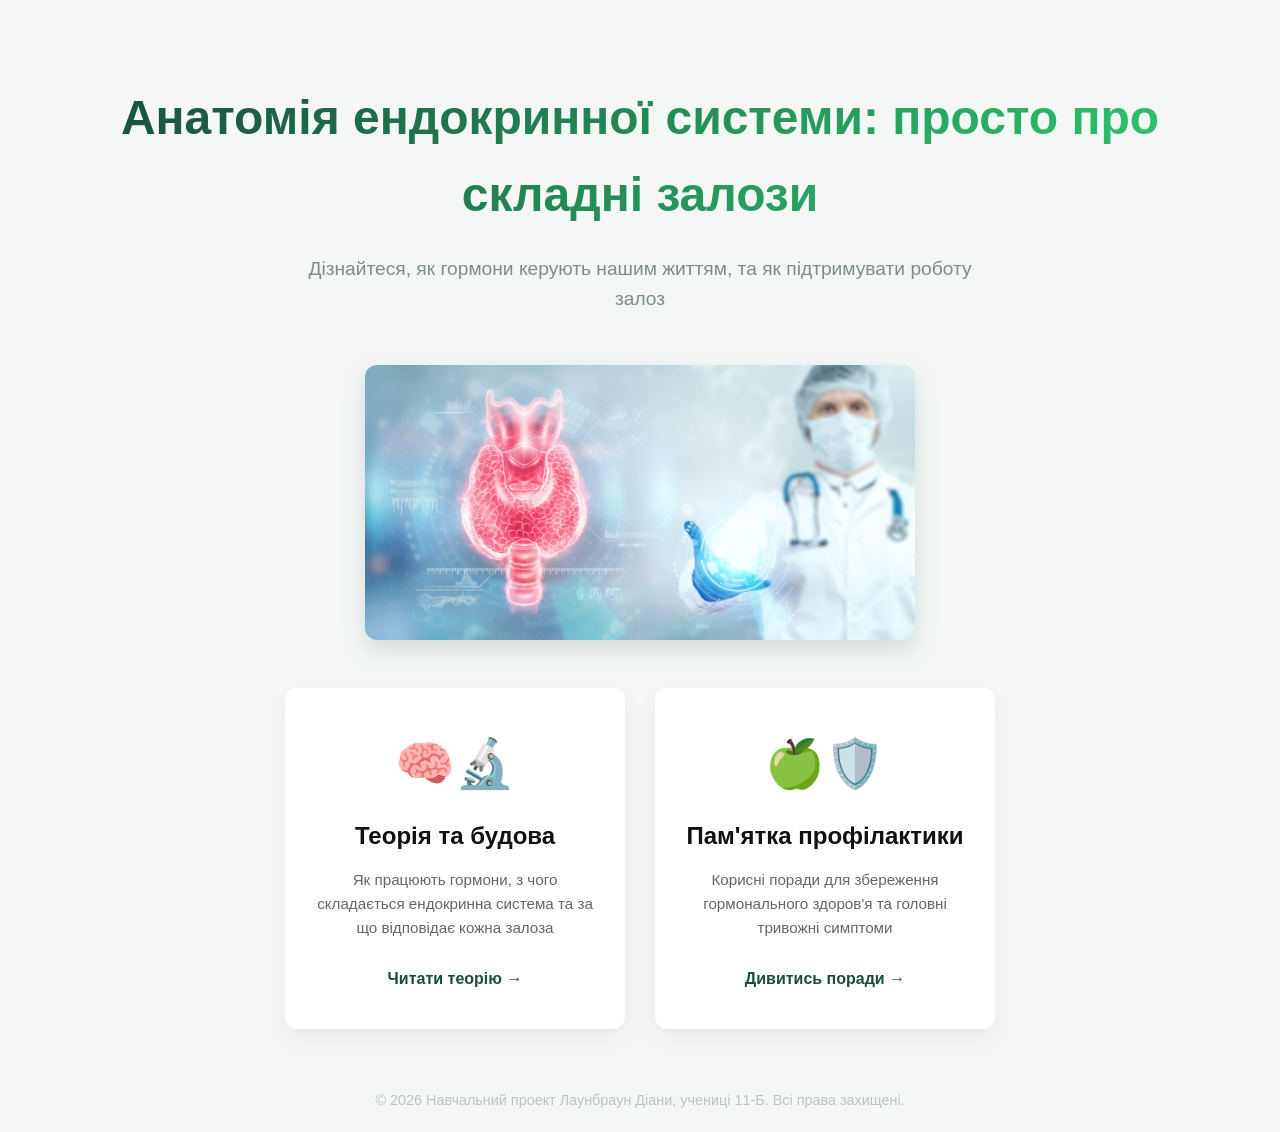
<file: index.html>
<!DOCTYPE html>
<html lang="uk">
<head>
    <meta charset="UTF-8">
    <meta name="viewport" content="width=device-width, initial-scale=1.0">
    <title>Ендокринна система людини</title>
    <link rel="stylesheet" href="style.css">
</head>
<body>

    <div class="container main-page">
        <header class="animate-fade">
            <h1 class="gradient-text">Анатомія ендокринної системи: просто про складні залози</h1>
            <p class="subtitle">Дізнайтеся, як гормони керують нашим життям, та як підтримувати роботу залоз</p>
            
            <div class="main-image-container">
                <img src="endocrine-scaled.jpg" alt="Ендокринна система" class="floating-img">
            </div>
        </header>

        <main class="navigation-grid">
            <a href="theory.html" class="nav-card card-theory">
                <div class="card-icon">🧠🔬</div>
                <h2>Теорія та будова</h2>
                <p>Як працюють гормони, з чого складається ендокринна система та за що відповідає кожна залоза</p>
                <span class="card-btn">Читати теорію &rarr;</span>
            </a>

            <a href="prevention.html" class="nav-card card-prevention">
                <div class="card-icon">🍏🛡️</div>
                <h2>Пам'ятка профілактики</h2>
                <p>Корисні поради для збереження гормонального здоров'я та головні тривожні симптоми</p>
                <span class="card-btn">Дивитись поради &rarr;</span>
            </a>
        </main>

        <footer>
            <p>&copy; 2026 Навчальний проект Лаунбраун Діани, учениці 11-Б. Всі права захищені.</p>
        </footer>
    </div>

</body>
</html>
</file>
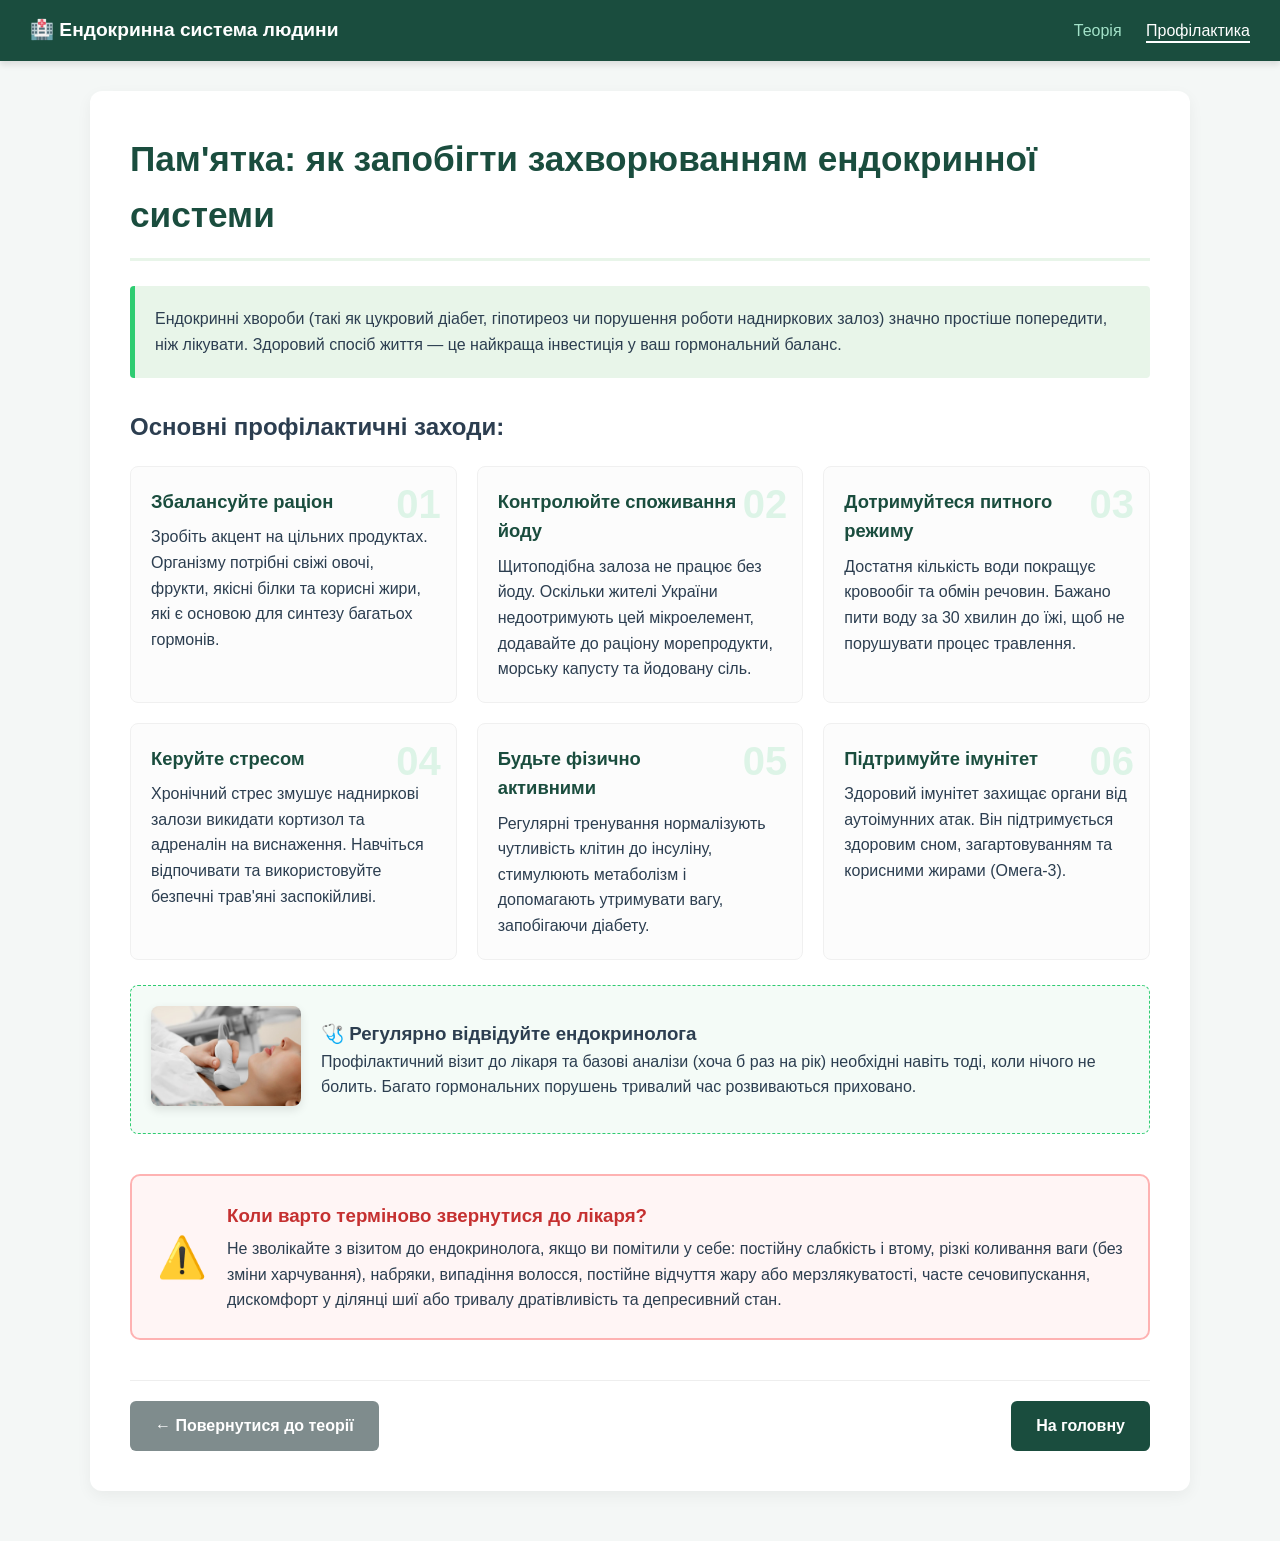
<file: prevention.html>
<!DOCTYPE html>
<html lang="uk">
<head>
    <meta charset="UTF-8">
    <meta name="viewport" content="width=device-width, initial-scale=1.0">
    <title>Пам'ятка профілактики</title>
    <link rel="stylesheet" href="style.css">
</head>
<body>

    <nav class="navbar">
        <a href="index.html" class="nav-logo">🏥 Ендокринна система людини</a>
        <div class="nav-links">
            <a href="theory.html">Теорія</a>
            <a href="prevention.html" class="active">Профілактика</a>
        </div>
    </nav>

    <div class="container content-page">
        <article class="animate-fade">
            <header class="page-header">
                <h1>Пам'ятка: як запобігти захворюванням ендокринної системи</h1>
            </header>

            <div class="intro-box advice-intro">
                <p>Ендокринні хвороби (такі як цукровий діабет, гіпотиреоз чи порушення роботи надниркових залоз) значно простіше попередити, ніж лікувати. Здоровий спосіб життя — це найкраща інвестиція у ваш гормональний баланс.</p>
            </div>

            <section class="tips-section">
                <h2>Основні профілактичні заходи:</h2>
                
                <div class="tips-grid">
                    <div class="tip-card">
                        <span class="tip-num">01</span>
                        <h3>Збалансуйте раціон</h3>
                        <p>Зробіть акцент на цільних продуктах. Організму потрібні свіжі овочі, фрукти, якісні білки та корисні жири, які є основою для синтезу багатьох гормонів.</p>
                    </div>

                    <div class="tip-card">
                        <span class="tip-num">02</span>
                        <h3>Контролюйте споживання йоду</h3>
                        <p>Щитоподібна залоза не працює без йоду. Оскільки жителі України недоотримують цей мікроелемент, додавайте до раціону морепродукти, морську капусту та йодовану сіль.</p>
                    </div>

                    <div class="tip-card">
                        <span class="tip-num">03</span>
                        <h3>Дотримуйтеся питного режиму</h3>
                        <p>Достатня кількість води покращує кровообіг та обмін речовин. Бажано пити воду за 30 хвилин до їжі, щоб не порушувати процес травлення.</p>
                    </div>

                    <div class="tip-card">
                        <span class="tip-num">04</span>
                        <h3>Керуйте стресом</h3>
                        <p>Хронічний стрес змушує надниркові залози викидати кортизол та адреналін на виснаження. Навчіться відпочивати та використовуйте безпечні трав'яні заспокійливі.</p>
                    </div>

                    <div class="tip-card">
                        <span class="tip-num">05</span>
                        <h3>Будьте фізично активними</h3>
                        <p>Регулярні тренування нормалізують чутливість клітин до інсуліну, стимулюють метаболізм і допомагають утримувати вагу, запобігаючи діабету.</p>
                    </div>

                    <div class="tip-card">
                        <span class="tip-num">06</span>
                        <h3>Підтримуйте імунітет</h3>
                        <p>Здоровий імунітет захищає органи від аутоімунних атак. Він підтримується здоровим сном, загартовуванням та корисними жирами (Омега-3).</p>
                    </div>
                </div>

                <div class="single-tip-box text-img-layout">
                    <div class="tip-image-wrapper">
                        <img src="b6a7dfa1002b5ac2024774926ef873e5.jpg" alt="УЗД щитоподібної залози" class="inline-tip-img">
                    </div>
                    
                    <div class="tip-text-content">
                        <h3>🩺 Регулярно відвідуйте ендокринолога</h3>
                        <p>Профілактичний візит до лікаря та базові аналізи (хоча б раз на рік) необхідні навіть тоді, коли нічого не болить. Багато гормональних порушень тривалий час розвиваються приховано.</p>
                    </div>
                </div>
            </section>

            <section class="warning-box pulse-animation">
                <div class="warning-icon">⚠️</div>
                <div class="warning-text">
                    <h3>Коли варто терміново звернутися до лікаря?</h3>
                    <p>Не зволікайте з візитом до ендокринолога, якщо ви помітили у себе: постійну слабкість і втому, різкі коливання ваги (без зміни харчування), набряки, випадіння волосся, постійне відчуття жару або мерзлякуватості, часте сечовипускання, дискомфорт у ділянці шиї або тривалу дратівливість та депресивний стан.</p>
                </div>
            </section>

            <div class="action-bar">
                <a href="theory.html" class="btn btn-secondary">&larr; Повернутися до теорії</a>
                <a href="index.html" class="btn">На головну</a>
            </div>
        </article>
    </div>

</body>
</html>
</file>
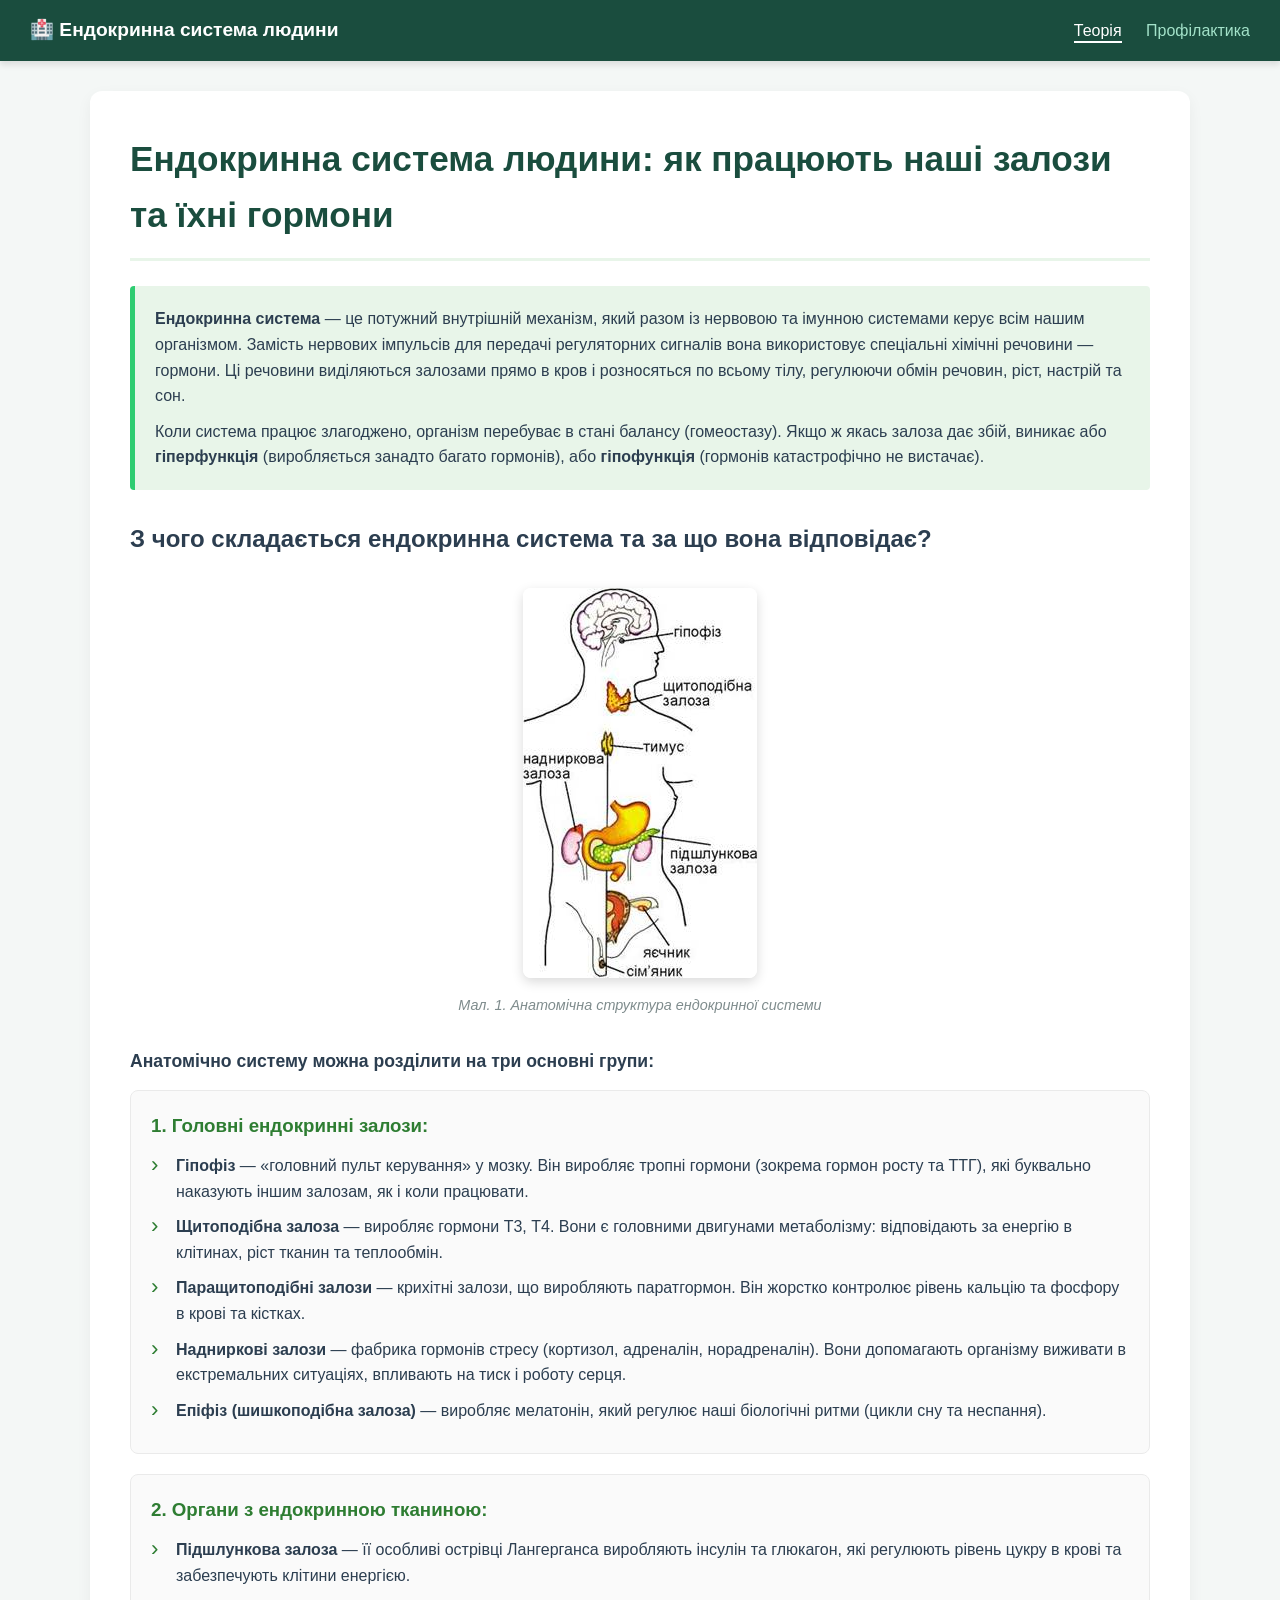
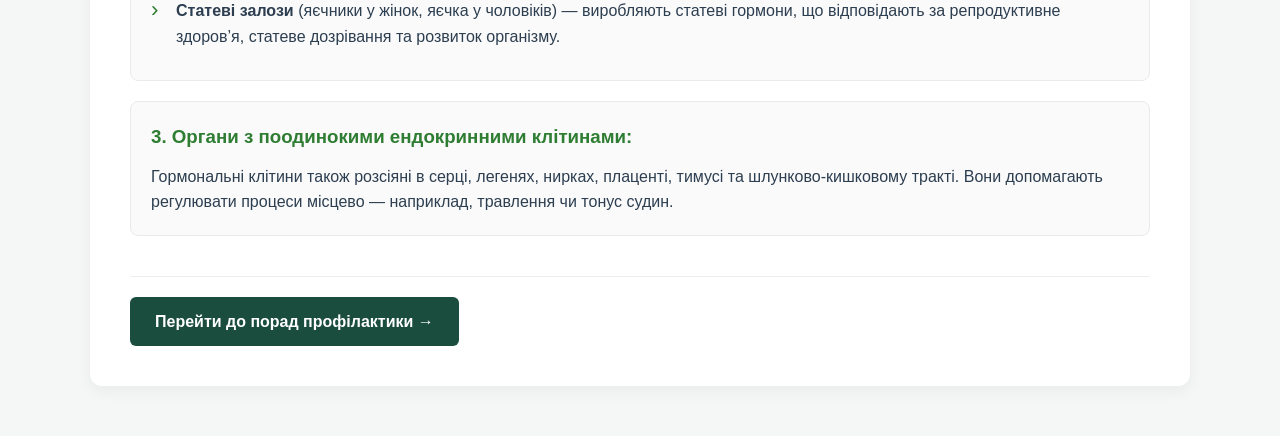
<file: theory.html>
<!DOCTYPE html>
<html lang="uk">
<head>
    <meta charset="UTF-8">
    <meta name="viewport" content="width=device-width, initial-scale=1.0">
    <title>Теорія - Ендокринна система</title>
    <link rel="stylesheet" href="style.css">
</head>
<body>

    <nav class="navbar">
        <a href="index.html" class="nav-logo">🏥 Ендокринна система людини</a>
        <div class="nav-links">
            <a href="theory.html" class="active">Теорія</a>
            <a href="prevention.html">Профілактика</a>
        </div>
    </nav>

    <div class="container content-page">
        <article class="animate-fade">
            <header class="page-header">
                <h1>Ендокринна система людини: як працюють наші залози та їхні гормони</h1>
            </header>

            <div class="intro-box">
                <p><strong>Ендокринна система</strong> — це потужний внутрішній механізм, який разом із нервовою та імунною системами керує всім нашим організмом. Замість нервових імпульсів для передачі регуляторних сигналів вона використовує спеціальні хімічні речовини — гормони. Ці речовини виділяються залозами прямо в кров і розносяться по всьому тілу, регулюючи обмін речовин, ріст, настрій та сон.</p>
                <p>Коли система працює злагоджено, організм перебуває в стані балансу (гомеостазу). Якщо ж якась залоза дає збій, виникає або <strong>гіперфункція</strong> (виробляється занадто багато гормонів), або <strong>гіпофункція</strong> (гормонів катастрофічно не вистачає).</p>
            </div>

            <section class="anatomy-section">
                <h2>З чого складається ендокринна система та за що вона відповідає?</h2>
                
                <div class="image-wrapper">
                    <img src="image198.jpg" alt="Ендокринна система людини" class="interactive-img">
                    <p class="img-caption">Мал. 1. Анатомічна структура ендокринної системи</p>
                </div>

                <p class="section-lead">Анатомічно систему можна розділити на три основні групи:</p>

                <div class="group-box">
                    <h3>1. Головні ендокринні залози:</h3>
                    <ul class="styled-list">
                        <li><strong>Гіпофіз</strong> — «головний пульт керування» у мозку. Він виробляє тропні гормони (зокрема гормон росту та ТТГ), які буквально наказують іншим залозам, як і коли працювати.</li>
                        <li><strong>Щитоподібна залоза</strong> — виробляє гормони Т3, Т4. Вони є головними двигунами метаболізму: відповідають за енергію в клітинах, ріст тканин та теплообмін.</li>
                        <li><strong>Паращитоподібні залози</strong> — крихітні залози, що виробляють паратгормон. Він жорстко контролює рівень кальцію та фосфору в крові та кістках.</li>
                        <li><strong>Надниркові залози</strong> — фабрика гормонів стресу (кортизол, адреналін, норадреналін). Вони допомагають організму виживати в екстремальних ситуаціях, впливають на тиск і роботу серця.</li>
                        <li><strong>Епіфіз (шишкоподібна залоза)</strong> — виробляє мелатонін, який регулює наші біологічні ритми (цикли сну та неспання).</li>
                    </ul>
                </div>

                <div class="group-box">
                    <h3>2. Органи з ендокринною тканиною:</h3>
                    <ul class="styled-list">
                        <li><strong>Підшлункова залоза</strong> — її особливі острівці Лангерганса виробляють інсулін та глюкагон, які регулюють рівень цукру в крові та забезпечують клітини енергією.</li>
                        <li><strong>Статеві залози</strong> (яєчники у жінок, яєчка у чоловіків) — виробляють статеві гормони, що відповідають за репродуктивне здоров’я, статеве дозрівання та розвиток організму.</li>
                    </ul>
                </div>

                <div class="group-box">
                    <h3>3. Органи з поодинокими ендокринними клітинами:</h3>
                    <p>Гормональні клітини також розсіяні в серці, легенях, нирках, плаценті, тимусі та шлунково-кишковому тракті. Вони допомагають регулювати процеси місцево — наприклад, травлення чи тонус судин.</p>
                </div>
            </section>

            <div class="action-bar">
                <a href="prevention.html" class="btn">Перейти до порад профілактики &rarr;</a>
            </div>
        </article>
    </div>

</body>
</html>
</file>
<file: style.css>
* {
    box-sizing: border-box;
    margin: 0;
    padding: 0;
}

body {
    font-family: 'Segoe UI', Tahoma, Geneva, Verdana, sans-serif;
    background-color: #f4f7f6;
    color: #2c3e50;
    line-height: 1.6;
}

.container {
    max-width: 1100px;
    margin: 0 auto;
    padding: 20px;
}


.navbar {
    background-color: #1a4d3e;
    padding: 15px 30px;
    display: flex;
    justify-content: space-between;
    align-items: center;
    box-shadow: 0 4px 6px rgba(0,0,0,0.1);
}

.nav-logo {
    color: #ffffff;
    font-size: 1.2rem;
    font-weight: bold;
    text-decoration: none;
    transition: transform 0.3s ease;
}

.nav-logo:hover {
    transform: scale(1.05);
}

.nav-links a {
    color: #a3e2c9;
    text-decoration: none;
    margin-left: 20px;
    font-weight: 500;
    transition: color 0.3s ease;
}

.nav-links a:hover, .nav-links a.active {
    color: #ffffff;
    border-bottom: 2px solid #ffffff;
    padding-bottom: 2px;
}


.main-page {
    text-align: center;
    padding-top: 80px;
}

.main-page h1 {
    font-size: 3rem;
    margin-bottom: 20px;
    font-weight: 800;
}

.subtitle {
    font-size: 1.2rem;
    color: #7f8c8d;
    max-width: 700px;
    margin: 0 auto 50px auto;
}

.navigation-grid {
    display: flex;
    justify-content: center;
    gap: 30px;
    flex-wrap: wrap;
    margin-bottom: 60px;
}

.nav-card {
    background: #ffffff;
    border-radius: 12px;
    padding: 35px 25px;
    width: 340px;
    text-decoration: none;
    color: #2c3e50;
    box-shadow: 0 10px 20px rgba(0,0,0,0.05);
    transition: transform 0.3s ease, box-shadow 0.3s ease, border-color 0.3s ease;
    border: 3px solid transparent;
}

.card-theory:hover {
    border-color: #3498db;
    transform: translateY(-10px);
    box-shadow: 0 15px 30px rgba(52, 152, 219, 0.2);
}

.card-prevention:hover {
    border-color: #2ecc71;
    transform: translateY(-10px);
    box-shadow: 0 15px 30px rgba(46, 204, 113, 0.2);
}

.card-icon {
    font-size: 3rem;
    margin-bottom: 15px;
}

.nav-card h2 {
    font-size: 1.5rem;
    margin-bottom: 12px;
    color: #111;
}

.nav-card p {
    font-size: 0.95rem;
    color: #666;
    margin-bottom: 25px;
}

.card-btn {
    display: inline-block;
    font-weight: bold;
    color: #1a4d3e;
}

footer {
    color: #bdc3c7;
    font-size: 0.9rem;
}


.content-page {
    background: #ffffff;
    margin-top: 30px;
    margin-bottom: 50px;
    border-radius: 12px;
    padding: 40px;
    box-shadow: 0 5px 15px rgba(0,0,0,0.05);
}

.page-header h1 {
    font-size: 2.2rem;
    color: #1a4d3e;
    margin-bottom: 25px;
    border-bottom: 3px solid #e8f5e9;
    padding-bottom: 15px;
}

.intro-box {
    background: #e8f5e9;
    padding: 20px;
    border-left: 5px solid #2ecc71;
    border-radius: 4px;
    margin-bottom: 30px;
}
.intro-box p {
    margin-bottom: 10px;
}
.intro-box p:last-child {
    margin-bottom: 0;
}


.image-wrapper {
    text-align: center;
    margin: 30px 0;
}

.interactive-img {
    max-width: 100%;
    height: auto;
    border-radius: 8px;
    box-shadow: 0 4px 12px rgba(0,0,0,0.15);
    transition: transform 0.4s ease, box-shadow 0.4s ease;
}

.interactive-img:hover {
    transform: scale(1.03);
    box-shadow: 0 8px 24px rgba(0,0,0,0.25);
}

.img-caption {
    font-size: 0.9rem;
    color: #7f8c8d;
    margin-top: 8px;
    font-style: italic;
}


.section-lead {
    font-size: 1.1rem;
    font-weight: bold;
    margin-bottom: 15px;
}

.group-box {
    background: #fafafa;
    border: 1px solid #eaeaea;
    border-radius: 8px;
    padding: 20px;
    margin-bottom: 20px;
    transition: background 0.3s ease;
}

.group-box:hover {
    background: #fdfdfd;
    border-color: #cbd5e1;
}

.group-box h3 {
    color: #2e7d32;
    margin-bottom: 12px;
}

.styled-list {
    list-style-type: none;
}

.styled-list li {
    position: relative;
    padding-left: 25px;
    margin-bottom: 10px;
}

.styled-list li::before {
    content: "›";
    position: absolute;
    left: 0;
    top: 0;
    color: #2e7d32; 
    font-size: 1.4rem; 
    line-height: 1.1;
}


.tips-grid {
    display: grid;
    grid-template-columns: repeat(auto-fit, minmax(300px, 1fr));
    gap: 20px;
    margin-top: 20px;
}

.tip-card {
    background: #fcfcfc;
    border: 1px solid #f0f0f0;
    border-radius: 8px;
    padding: 20px;
    position: relative;
}

.tip-num {
    font-size: 2.5rem;
    font-weight: bold;
    color: rgba(46, 204, 113, 0.15);
    position: absolute;
    top: 5px;
    right: 15px;
}

.tip-card h3 {
    font-size: 1.15rem;
    margin-bottom: 8px;
    color: #1a4d3e;
    padding-right: 45px; 
}

.single-tip-box {
    background: #f4fbf7;
    border: 1px dashed #2ecc71;
    padding: 20px;
    border-radius: 8px;
    margin-top: 25px;
}


.warning-box {
    background: #fff5f5;
    border: 2px solid #feb2b2;
    border-radius: 10px;
    padding: 25px;
    margin: 40px 0;
    display: flex;
    gap: 20px;
    align-items: center;
}

.warning-icon {
    font-size: 2.5rem;
}

.warning-text h3 {
    color: #c53030;
    margin-bottom: 5px;
}


.action-bar {
    display: flex;
    justify-content: space-between;
    margin-top: 40px;
    border-top: 1px solid #eee;
    padding-top: 20px;
}

.btn {
    display: inline-block;
    background: #1a4d3e;
    color: #ffffff;
    padding: 12px 25px;
    text-decoration: none;
    border-radius: 6px;
    font-weight: bold;
    transition: background 0.3s ease, transform 0.2s ease;
}

.btn:hover {
    background: #277960;
    transform: translateY(-2px);
}

.btn-secondary {
    background: #7f8c8d;
}

.btn-secondary:hover {
    background: #95a5a6;
}


.animate-fade {
    animation: fadeIn 0.8s ease-out forwards;
}

@keyframes fadeIn {
    from {
        opacity: 0;
        transform: translateY(15px);
    }
    to {
        opacity: 1;
        transform: translateY(0);
    }
}


.pulse-animation {
    animation: pulseBg 3s infinite alternate;
}

@keyframes pulseBg {
    0% {
        box-shadow: 0 0 0 0 rgba(239, 68, 68, 0.2);
    }
    100% {
        box-shadow: 0 0 15px 5px rgba(239, 68, 68, 0.1);
        border-color: #fc8181;
    }
}


@media (max-width: 768px) {
    .navbar {
        flex-direction: column;
        gap: 10px;
    }
    .nav-links a {
        margin: 0 10px;
    }
    .main-page h1 {
        font-size: 2rem;
    }
    .content-page {
        padding: 20px;
    }
    .warning-box {
        flex-direction: column;
        text-align: center;
    }
    .action-bar {
        flex-direction: column;
        gap: 10px;
    }
    .btn {
        text-align: center;
    }
}


.gradient-text {
    background: linear-gradient(-45deg, #1a4d3e, #2e7d32, #2ecc71, #1a4d3e);
    background-size: 300% 300%;
    -webkit-background-clip: text;
    -webkit-text-fill-color: transparent;
    animation: gradientShift 6s ease infinite, fadeInUp 1s cubic-bezier(0.25, 1, 0.5, 1) forwards;
}

@keyframes gradientShift {
    0% { background-position: 0% 50%; }
    50% { background-position: 100% 50%; }
    100% { background-position: 0% 50%; }
}

@keyframes fadeInUp {
    from {
        opacity: 0;
        transform: translateY(30px);
    }
    to {
        opacity: 1;
        transform: translateY(0);
    }
}


.main-image-container {
    text-align: center;
    margin: 20px auto 40px auto;
    max-width: 550px; 
}

.floating-img {
    width: 100%;
    height: auto;
    border-radius: 12px;
    box-shadow: 0 10px 25px rgba(26, 77, 62, 0.15); 
    animation: floatAnimation 4s ease-in-out infinite;
}


@keyframes floatAnimation {
    0% {
        transform: translateY(0px);
        box-shadow: 0 10px 25px rgba(26, 77, 62, 0.15);
    }
    50% {
        transform: translateY(-10px);
        box-shadow: 0 20px 30px rgba(26, 77, 62, 0.25); 
    }
    100% {
        transform: translateY(0px);
        box-shadow: 0 10px 25px rgba(26, 77, 62, 0.15);
    }
}


.text-img-layout {
    display: flex; 
    align-items: center; 
    gap: 20px; 
}

.tip-image-wrapper {
    flex-shrink: 0; 
    width: 150px; 
}

.inline-tip-img {
    width: 100%;
    height: auto;
    border-radius: 8px;
    box-shadow: 0 4px 10px rgba(0,0,0,0.1);
    transition: transform 0.4s ease, box-shadow 0.4s ease;
}


.inline-tip-img:hover {
    transform: scale(1.1); 
    box-shadow: 0 8px 18px rgba(0,0,0,0.15); 
}

.tip-text-content {
    flex-grow: 1; 
}


@media (max-width: 600px) {
    .text-img-layout {
        flex-direction: column; 
        text-align: center;
    }
    
    .tip-image-wrapper {
        margin-bottom: 10px;
    }
}
</file>
